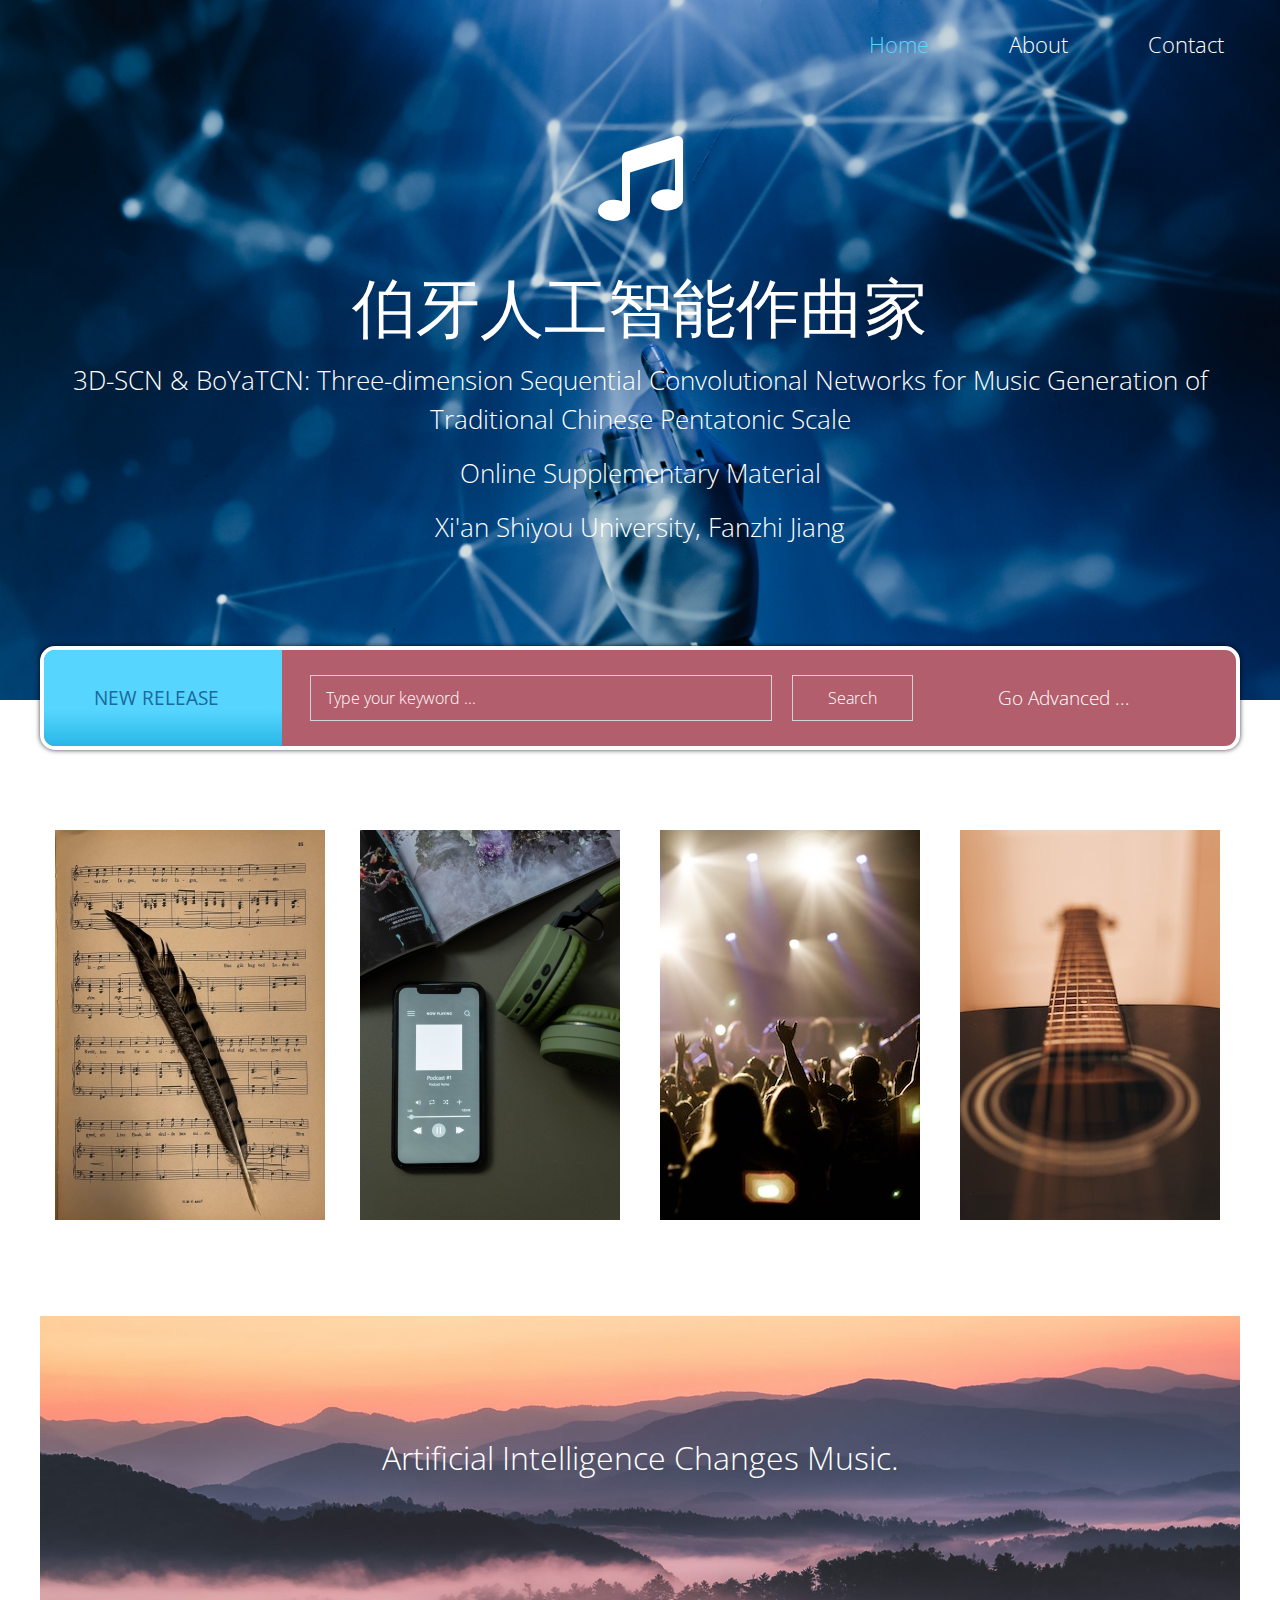
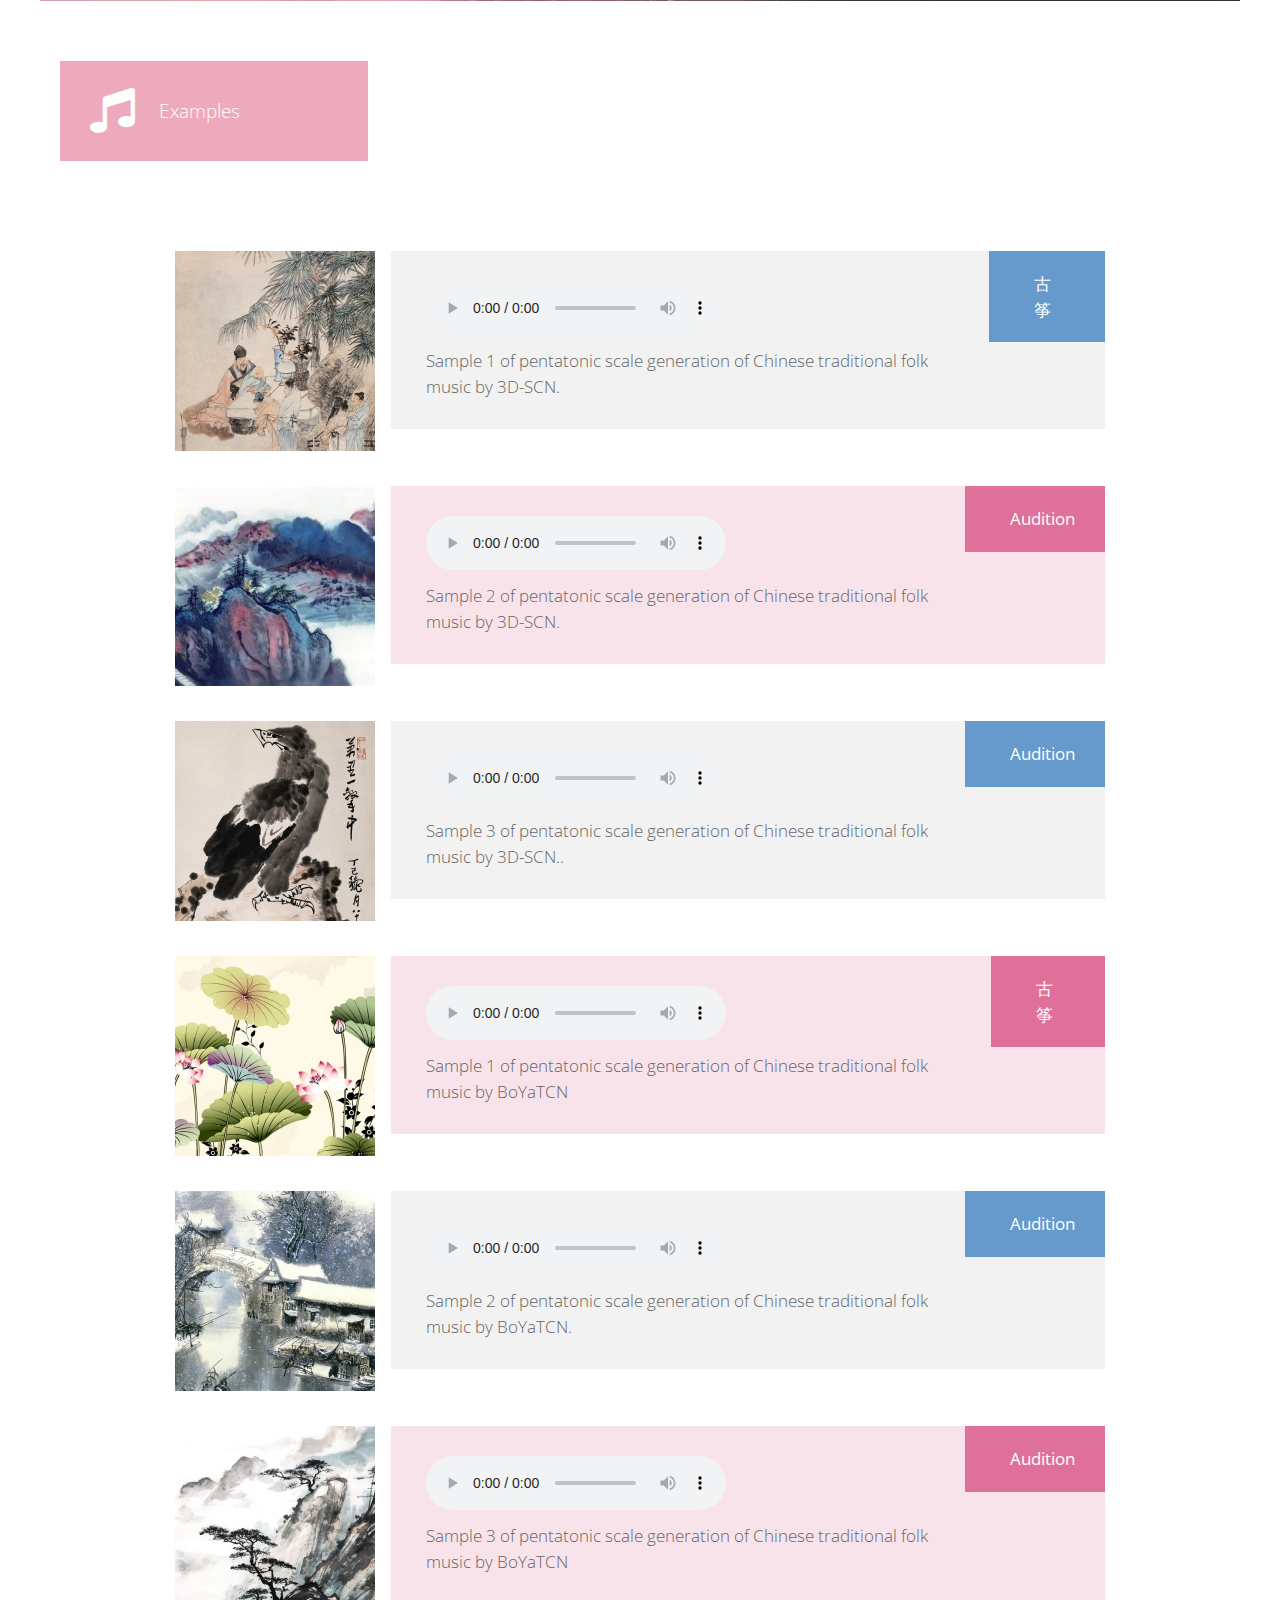
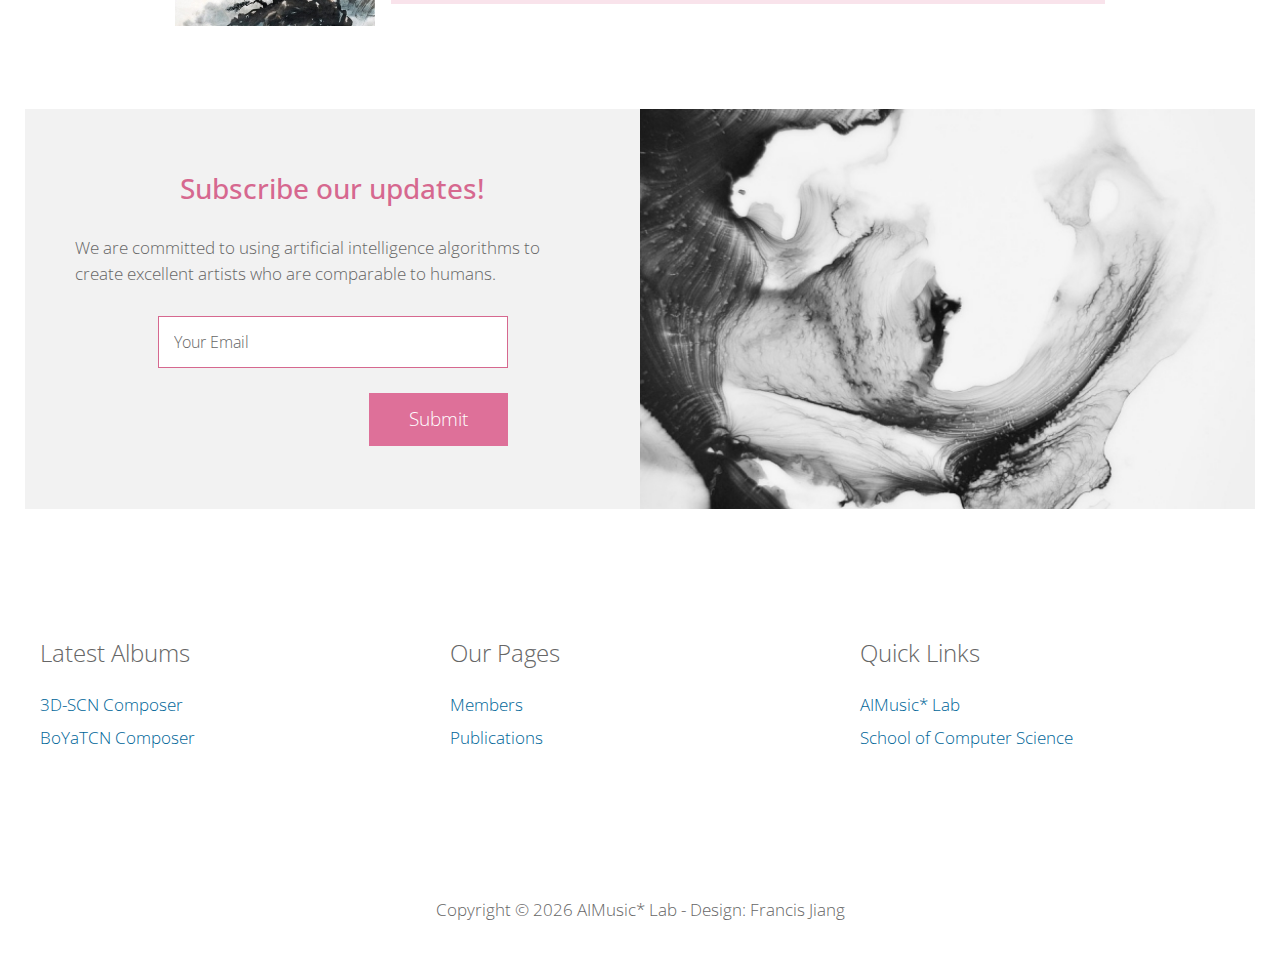
<file: index.html>
<!DOCTYPE html>
<html lang="en">

<head>
    <meta charset="utf-8">
    <meta name="viewport" content="width=device-width, initial-scale=1">

    <title>3D-SCN & BoYaTCN: Three-dimension Sequential Convolutional Networks for Music Generation of Traditional Chinese Pentatonic Scale</title>
    <!--

Template 2101 Insertion

http://www.tooplate.com/view/2101-insertion

-->
    <!-- load CSS -->
    <link rel="stylesheet" href="https://fonts.googleapis.com/css?family=Open+Sans:300,400">
    <!-- Google web font "Open Sans" -->
    <link rel="stylesheet" href="css/bootstrap.min.css">
    <!-- https://getbootstrap.com/ -->
    <link rel="stylesheet" href="css/fontawesome-all.min.css">
    <!-- Font awesome -->
    <link rel="stylesheet" href="css/tooplate-style.css">
    <!-- Templatemo style -->

    <script>
        var renderPage = true;

        if (navigator.userAgent.indexOf('MSIE') !== -1 ||
            navigator.appVersion.indexOf('Trident/') > 0) {
            /* Microsoft Internet Explorer detected in. */
            alert("Please view this in a modern browser such as Chrome or Microsoft Edge.");
            renderPage = false;
        }
    </script>

</head>

<body>

    <!-- Loader -->
    <div id="loader-wrapper">
        <div id="loader"></div>
        <div class="loader-section section-left"></div>
        <div class="loader-section section-right"></div>
    </div>

    <div class="tm-main">

        <div class="tm-welcome-section">
            <div class="container tm-navbar-container">
                <div class="row">
                    <div class="col-xl-12">
                        <nav class="navbar navbar-expand-sm">
                            <ul class="navbar-nav ml-auto">
                                <li class="nav-item active">
                                    <a href="index.html" class="nav-link tm-nav-link tm-text-white active">Home</a>
                                </li>
                                <li class="nav-item">
                                    <a href="about.html" class="nav-link tm-nav-link tm-text-white">About</a>
                                </li>
                                <li class="nav-item">
                                    <a href="contact.html" class="nav-link tm-nav-link tm-text-white">Contact</a>
                                </li>
                            </ul>
                        </nav>
                    </div>
                </div>
            </div>

            <div class="container text-center tm-welcome-container">
                <div class="tm-welcome">
                    <i class="fas tm-fa-big fa-music tm-fa-mb-big"></i>
                    <h1 class="text-uppercase mb-3 tm-site-name">伯牙人工智能作曲家</h1>
                    <p class="tm-site-description">3D-SCN & BoYaTCN: Three-dimension Sequential Convolutional Networks for Music Generation of Traditional Chinese Pentatonic Scale</p>
                    <p class="tm-site-description">Online Supplementary Material</p>
                    <p class="tm-site-description">Xi'an Shiyou University, Fanzhi Jiang</p>

                </div>
            </div>

        </div>

        <div class="container">
            <div class="tm-search-form-container">
                <form action="index.html" method="GET" class="form-inline tm-search-form">
                    <div class="text-uppercase tm-new-release">New Release</div>
                    <div class="form-group tm-search-box">
                        <input type="text" name="keyword" class="form-control tm-search-input" placeholder="Type your keyword ...">
                        <input type="submit" value="Search" class="form-control tm-search-submit">
                    </div>
                    <div class="form-group tm-advanced-box">
                        <a href="#" class="tm-text-white">Go Advanced ...</a>
                    </div>
                </form>
            </div>

            <div class="row tm-albums-container grid">
                <div class="col-sm-6 col-12 col-md-6 col-lg-3 col-xl-3 tm-album-col">
                    <figure class="effect-sadie">
                        <img src="img/insertion-260x390-01.jpg" alt="Image" class="img-fluid">
                        <figcaption>
                            <h2>First Album</h2>
                            <p>Rollover text and description text goes here over mouse over...</p>
                        </figcaption>
                    </figure>
                </div>
                <div class="col-sm-6 col-12 col-md-6 col-lg-3 col-xl-3 tm-album-col">
                    <figure class="effect-sadie">
                        <img src="img/insertion-260x390-02.jpg" alt="Image" class="img-fluid">
                        <figcaption>
                            <h2>Album Two</h2>
                            <p>Maecenas iaculis et turpis et iaculis. Aenean at volutpat diam.</p>
                        </figcaption>
                    </figure>
                </div>
                <div class="col-sm-6 col-12 col-md-6 col-lg-3 col-xl-3 tm-album-col">
                    <figure class="effect-sadie">
                        <img src="img/insertion-260x390-03.jpg" alt="Image" class="img-fluid">
                        <figcaption>
                            <h2>Third Album</h2>
                            <p>Vivamus eget elit purus. Nullam consectetur porttitor elementum.</p>
                        </figcaption>
                    </figure>
                </div>
                <div class="col-sm-6 col-12 col-md-6 col-lg-3 col-xl-3 tm-album-col">
                    <figure class="effect-sadie">
                        <img src="img/insertion-260x390-04.jpg" alt="Image" class="img-fluid">
                        <figcaption>
                            <h2>Album Four</h2>
                            <p>Praesent nec feugiat dolor, elementum mollis purus. Etiam faucibus.</p>
                        </figcaption>
                    </figure>
                </div>
            </div>

            <div class="row">
                <div class="col-lg-12">
                    <div class="tm-tag-line">
                        <h2 class="tm-tag-line-title">Artificial Intelligence Changes Music.</h2>
                    </div>
                </div>
            </div>



            <!-- <div class="row">
                <audio controls>
              <source src="https://csmt201986.github.io/mgvaeresults/results/Mongolian_example_1.mp3">
          </audio>
            </div> -->
            <div class="row tm-about-row tm-mb-medium">
                <div class="tm-tab-links-container">

                    <ul class="nav nav-tabs" id="tmTab" role="tablist">
                        <li class="nav-item">
                            <a class="nav-link tm-bg-gray tm-media-v-center tm-tab-link active" id="home-tab" data-toggle="tab" href="#tab1" role="tab" aria-controls="home" aria-selected="true">
                                <i class="fas fa-2x fa-music pr-4"></i>
                                <p class="media-body mb-0 tm-media-link">Examples</p>
                            </a>
                        </li>
                    </ul>
                </div>
            </div>
            <div class="row mb-5">
                <div class="col-xl-12">
                    <div class="media-boxes">
                        <div class="media">
                            <img src="img/insertion-140x140-01.jpg" alt="Image" class="mr-3">
                            <div class="media-body tm-bg-gray">
                                <div class="tm-description-box">
                                    <h5 class="tm-text-blue">
                                        <audio controls>
                                        <source src="https://chiangfaith.github.io/samples/example1.mp3">
                                        </audio>
                                    </h5>
                                    <p class="mb-0">
                                        <a href="https://plus.google.com/+tooplate" target="_parent"></a>Sample 1 of pentatonic scale generation of Chinese traditional folk music by 3D-SCN.</p>
                                </div>
                                <div class="tm-buy-box">
                                    <a href="#" class="tm-bg-blue tm-text-white tm-buy"> 古筝 </a>
                                    <span class="tm-text-pink tm-price-tag"></span>
                                </div>
                            </div>
                        </div>




                        <div class="media">
                            <img src="img/insertion-140x140-02.jpg" alt="Image" class="mr-3">
                            <div class="media-body tm-bg-pink-light">
                                <div class="tm-description-box">
                                    <h5 class="tm-text-pink">
                                        <audio controls>
                                        <source src="https://csmt201986.github.io/mgvaeresults/results/hebei.mp3">
                                      </audio>
                                    </h5>
                                    <p class="mb-0">Sample 2 of pentatonic scale generation of Chinese traditional folk music by 3D-SCN.</p>
                                </div>
                                <div class="tm-buy-box">
                                    <a href="#" class="tm-bg-pink tm-text-white tm-buy">Audition</a>
                                    <span class="tm-text-pink tm-price-tag"></span>
                                </div>
                            </div>
                        </div>

                        <div class="media">
                            <img src="img/insertion-140x140-03.jpg" alt="Image" class="mr-3">
                            <div class="media-body tm-bg-gray">
                                <div class="tm-description-box">
                                    <h5 class="tm-text-blue">
                                        <audio controls>
                                        <source src="https://csmt201986.github.io/mgvaeresults/results/shandong.mp3">
                                      </audio>
                                    </h5>
                                    <p class="mb-0">Sample 3 of pentatonic scale generation of Chinese traditional folk music by 3D-SCN..</p>
                                </div>
                                <div class="tm-buy-box">
                                    <a href="#" class="tm-bg-blue tm-text-white tm-buy">Audition</a>
                                    <span class="tm-text-blue tm-price-tag"></span>
                                </div>
                            </div>
                        </div>

                        <div class="media">
                            <img src="img/insertion-140x140-04.jpg" alt="Image" class="mr-3">
                            <div class="media-body tm-bg-pink-light">
                                <div class="tm-description-box">
                                    <h5 class="tm-text-pink">
                                        <audio controls>
                                        <source src="https://chiangfaith.github.io/samples/example4.mp3">
                                      </audio>
                                    </h5>
                                    <p class="mb-0">Sample 1 of pentatonic scale generation of Chinese traditional folk music by BoYaTCN</p>
                                </div>
                                <div class="tm-buy-box">
                                    <a href="#" class="tm-bg-pink tm-text-white tm-buy"> 古筝 </a>
                                    <span class="tm-text-pink tm-price-tag"></span>
                                </div>
                            </div>
                        </div>

                        <div class="media">
                            <img src="img/insertion-140x140-05.jpg" alt="Image" class="mr-3">
                            <div class="media-body tm-bg-gray">
                                <div class="tm-description-box">
                                    <h5 class="tm-text-blue">
                                        <audio controls>
                                        <source src="https://csmt201986.github.io/mgvaeresults/results/jiangsu.mp3">
                                      </audio>
                                    </h5>
                                    <p class="mb-0">Sample 2 of pentatonic scale generation of Chinese traditional folk music by BoYaTCN.</p>
                                </div>
                                <div class="tm-buy-box">
                                    <a href="#" class="tm-bg-blue tm-text-white tm-buy">Audition</a>
                                    <span class="tm-text-blue tm-price-tag"></span>
                                </div>
                            </div>
                        </div>


                        <div class="media">
                            <img src="img/insertion-140x140-06.jpg" alt="Image" class="mr-3">
                            <div class="media-body tm-bg-pink-light">
                                <div class="tm-description-box">
                                    <h5 class="tm-text-pink">
                                        <audio controls>
                                  <source src="https://csmt201986.github.io/mgvaeresults/results/jiangsu.mp3">
                                </audio>
                                    </h5>
                                    <p class="mb-0">Sample 3 of pentatonic scale generation of Chinese traditional folk music by BoYaTCN</p>
                                </div>
                                <div class="tm-buy-box">
                                    <a href="#" class="tm-bg-pink tm-text-white tm-buy">Audition</a>
                                    <span class="tm-text-pink tm-price-tag"></span>
                                </div>
                            </div>
                        </div>
                    </div>
                    <!-- media-boxes -->
                </div>
            </div>

            <div class="row tm-mb-big tm-subscribe-row">
                <div class="col-xl-6 col-lg-6 col-md-12 col-sm-12 tm-bg-gray tm-subscribe-form">
                    <h3 class="tm-text-pink tm-mb-30">Subscribe our updates!</h3>
                    <p class="tm-mb-30">We are committed to using artificial intelligence algorithms to create excellent artists who are comparable to humans.</p>
                    <form action="index.html" method="POST">
                        <div class="form-group mb-0">
                            <input type="text" class="form-control tm-subscribe-input" placeholder="Your Email">
                            <input type="submit" value="Submit" class="tm-bg-pink tm-text-white d-block ml-auto tm-subscribe-btn">
                        </div>
                    </form>
                </div>
                <div class="col-xl-6 col-lg-6 col-md-12 col-sm-12 img-fluid pl-0 tm-subscribe-img"></div>
            </div>

            <div class="row tm-mb-medium">
                <div class="col-xl-4 col-lg-4 col-md-4 col-sm-6 mb-4">
                    <h4 class="mb-4 tm-font-300">Latest Albums</h4>
                    <a href="#" class="tm-text-blue-dark d-block mb-2">3D-SCN Composer</a>
                    <a href="#" class="tm-text-blue-dark d-block mb-2">BoYaTCN Composer</a>
                    
                </div>
                <div class="col-xl-4 col-lg-4 col-md-4 col-sm-6 mb-4">
                    <h4 class="mb-4 tm-font-300">Our Pages</h4>
                    <a href="#" class="tm-text-blue-dark d-block mb-2">Members</a>
                    <a href="#" class="tm-text-blue-dark d-block mb-2">Publications</a>
                    
                </div>
                <div class="col-xl-4 col-lg-4 col-md-4 col-sm-6">
                    <h4 class="mb-4 tm-font-300">Quick Links</h4>
                    <a href="#" class="tm-text-blue-dark d-block mb-2">AIMusic* Lab</a>
                    <a href="#" class="tm-text-blue-dark d-block mb-2">School of Computer Science</a>
                  
                </div>
            </div>
            <footer class="row">
                <div class="col-xl-12">
                    <p class="text-center p-4">Copyright &copy; <span class="tm-current-year">2018</span> AIMusic* Lab - Design: Francis Jiang</p>
                </div>
            </footer>
        </div>
        <!-- .container -->

    </div>
    <!-- .main -->

    <!-- load JS -->
    <script src="js/jquery-3.2.1.slim.min.js"></script>
    <!-- https://jquery.com/ -->
    <script>
        /* DOM is ready
                                                                                                                                                                                                                                                                                                                                                                                                                                                                                            ------------------------------------------------*/
        $(function() {

            if (renderPage) {
                $('body').addClass('loaded');
            }

            $('.tm-current-year').text(new Date().getFullYear()); // Update year in copyright
        });
    </script>
</body>

</html>
</file>
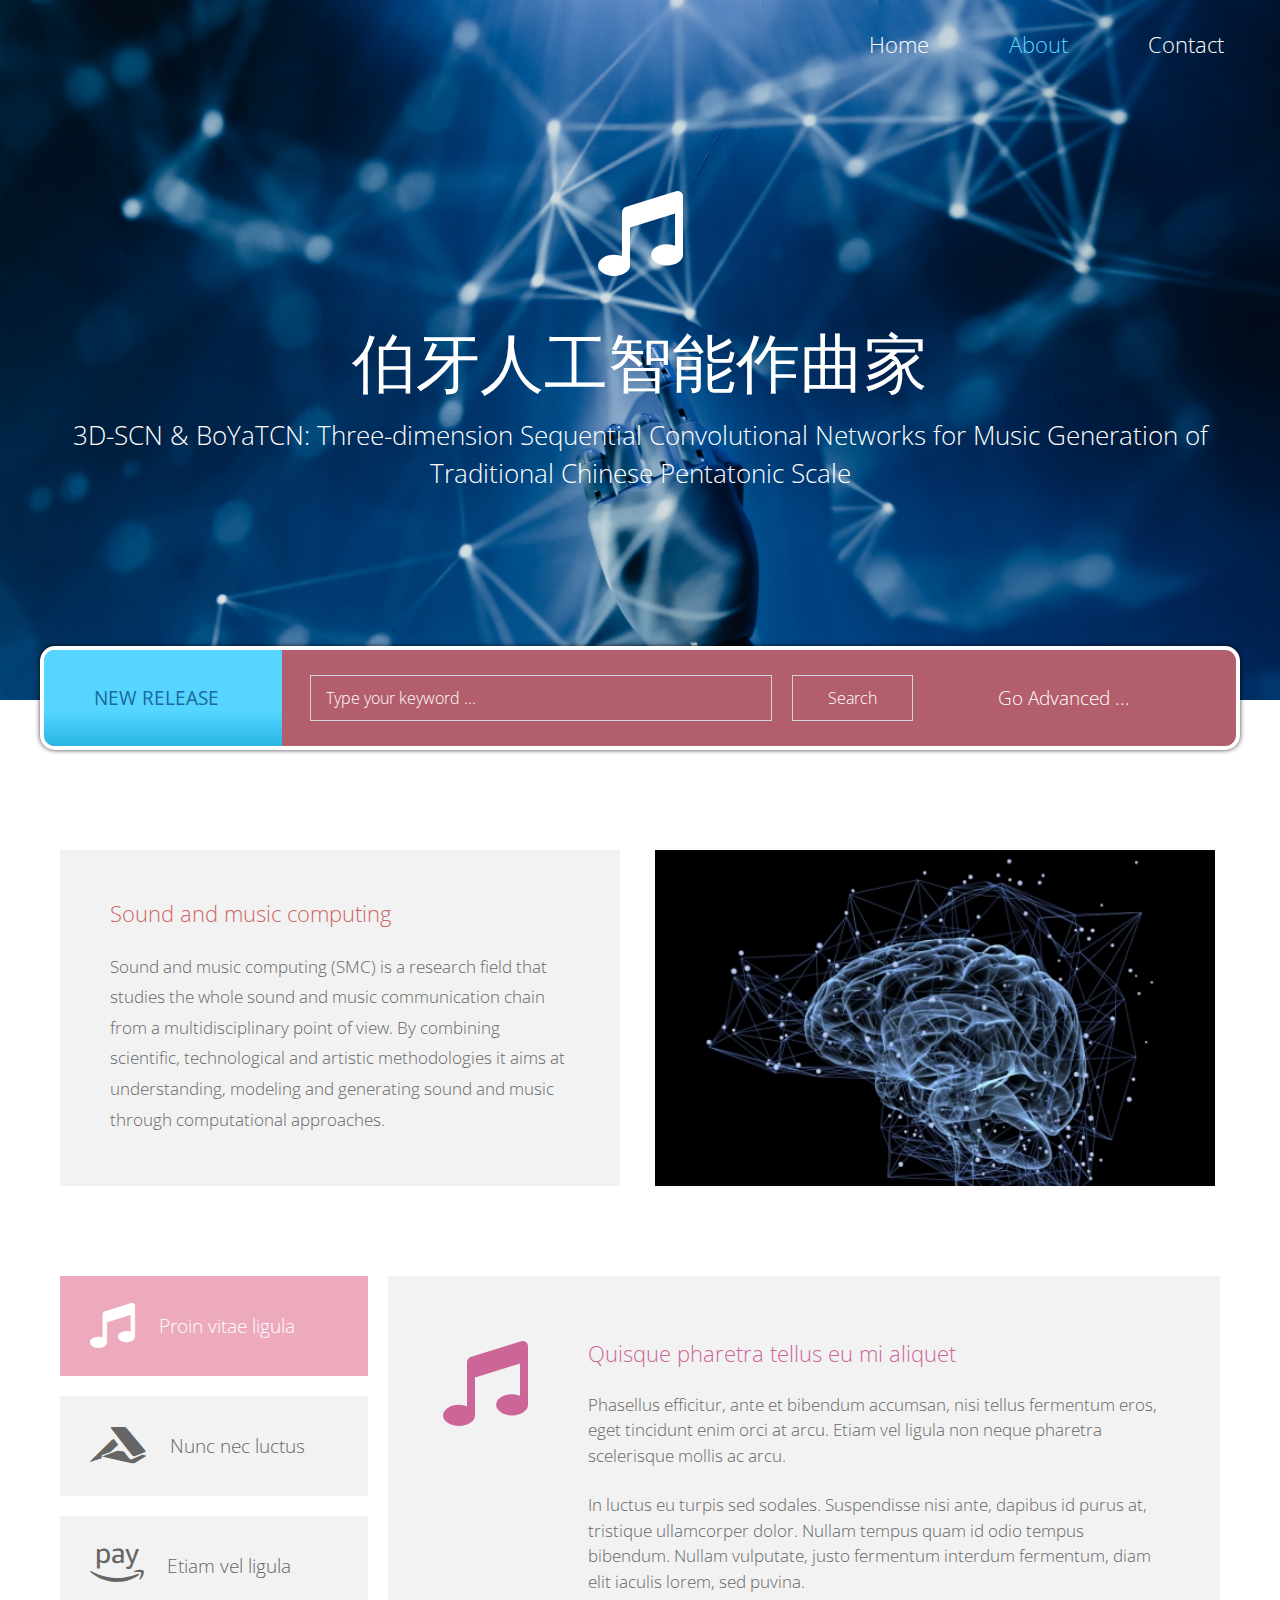
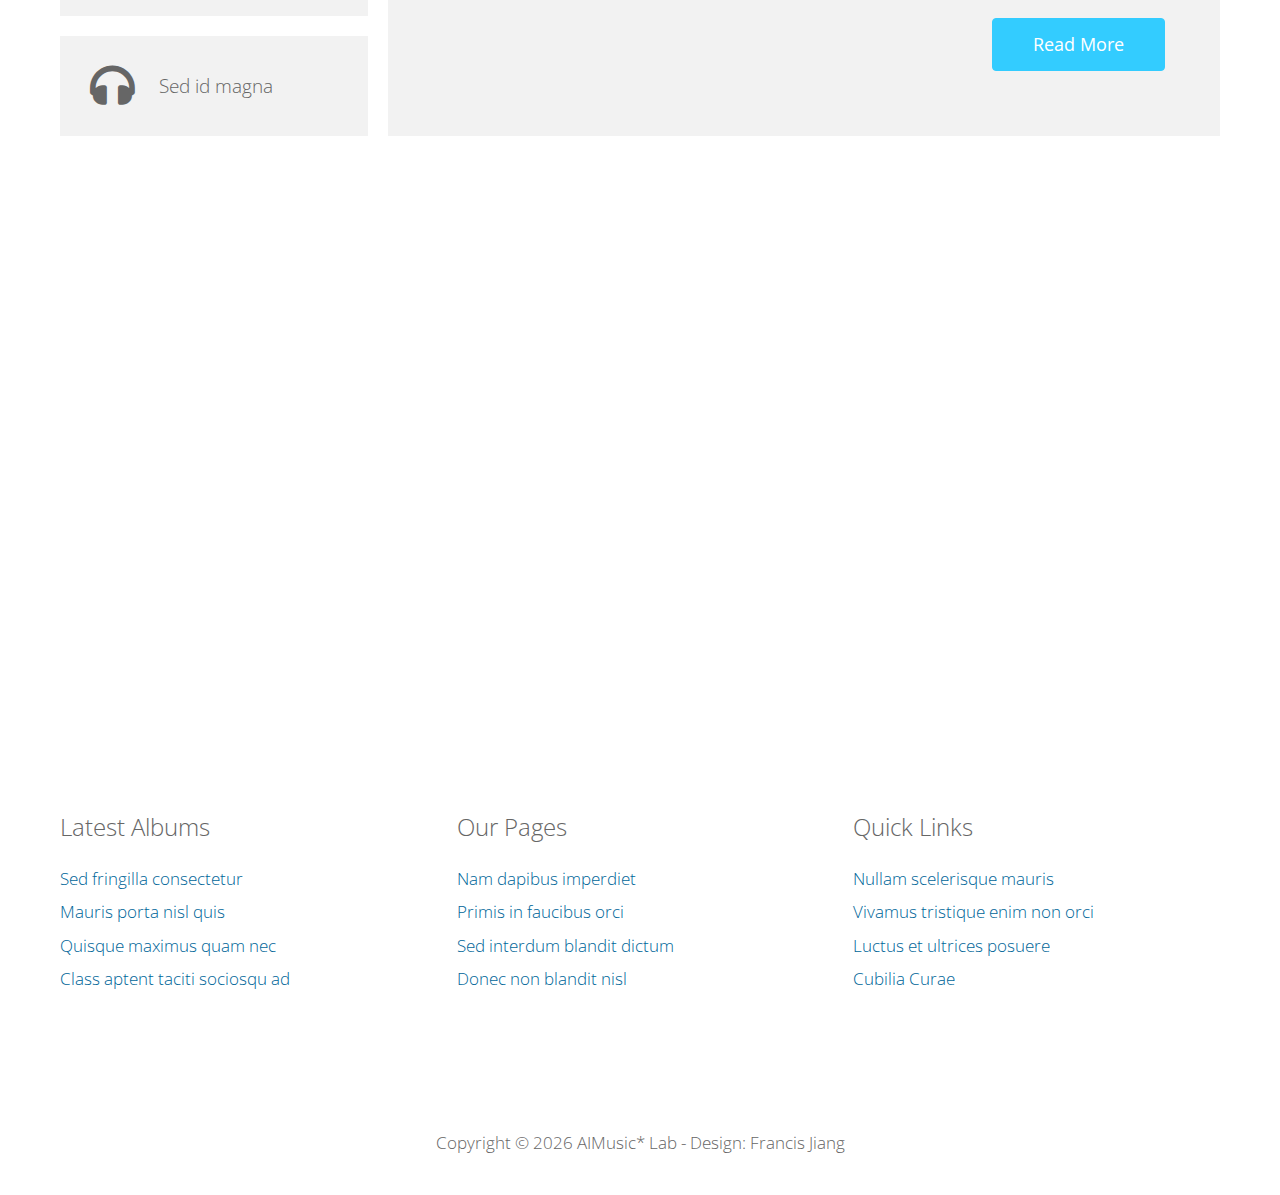
<file: about.html>
<!DOCTYPE html>
<html lang="en">

<head>
    <meta charset="utf-8">
    <meta name="viewport" content="width=device-width, initial-scale=1">

    <title>3D-SCN & BoYaTCN: Three-dimension Sequential Convolutional Networks for Music Generation of Traditional Chinese Pentatonic Scale </title>
    <!--

Template 2101 Insertion

http://www.tooplate.com/view/2101-insertion

-->
    <!-- load CSS -->
    <link rel="stylesheet" href="https://fonts.googleapis.com/css?family=Open+Sans:300,400">
    <!-- Google web font "Open Sans" -->
    <link rel="stylesheet" href="css/bootstrap.min.css">
    <!-- https://getbootstrap.com/ -->
    <link rel="stylesheet" href="css/fontawesome-all.min.css">
    <!-- Font awesome -->
    <link rel="stylesheet" href="css/tooplate-style.css">
    <!-- Templatemo style -->

    <script>
        var renderPage = true;

        if (navigator.userAgent.indexOf('MSIE') !== -1 ||
            navigator.appVersion.indexOf('Trident/') > 0) {
            /* Microsoft Internet Explorer detected in. */
            alert("Please view this in a modern browser such as Chrome or Microsoft Edge.");
            renderPage = false;
        }
    </script>

</head>

<body>

    <!-- Loader -->
    <div id="loader-wrapper">
        <div id="loader"></div>
        <div class="loader-section section-left"></div>
        <div class="loader-section section-right"></div>
    </div>

    <div class="tm-main">

        <div class="tm-welcome-section">
            <div class="container tm-navbar-container">
                <div class="row">
                    <div class="col-xl-12">
                        <nav class="navbar navbar-expand-sm">
                            <ul class="navbar-nav ml-auto">
                                <li class="nav-item">
                                    <a href="index.html" class="nav-link tm-nav-link tm-text-white">Home</a>
                                </li>
                                <li class="nav-item active">
                                    <a href="about.html" class="nav-link tm-nav-link tm-text-white active">About</a>
                                </li>
                                <li class="nav-item">
                                    <a href="contact.html" class="nav-link tm-nav-link tm-text-white">Contact</a>
                                </li>
                            </ul>
                        </nav>
                    </div>
                </div>
            </div>

            <div class="container text-center tm-welcome-container">
                <div class="tm-welcome">
                    <i class="fas tm-fa-big fa-music tm-fa-mb-big"></i>
                    <h1 class="text-uppercase mb-3 tm-site-name">伯牙人工智能作曲家</h1>
                    <p class="tm-site-description">3D-SCN & BoYaTCN: Three-dimension Sequential Convolutional Networks for Music Generation of Traditional Chinese Pentatonic Scale</p>
                </div>
            </div>

        </div>

        <div class="container">
            <div class="tm-search-form-container">
                <form action="index.html" method="GET" class="form-inline tm-search-form">
                    <div class="text-uppercase tm-new-release">New Release</div>
                    <div class="form-group tm-search-box">
                        <input type="text" name="keyword" class="form-control tm-search-input" placeholder="Type your keyword ...">
                        <input type="submit" value="Search" class="form-control tm-search-submit">
                    </div>
                    <div class="form-group tm-advanced-box">
                        <a href="#" class="tm-text-white">Go Advanced ...</a>
                    </div>
                </form>
            </div>

            <div class="row tm-about-row tm-mt-big tm-mb-medium">
                <div class="col-xl-6 col-lg-6 col-md-12 col-sm-12 tm-about-col-left">
                    <div class="tm-v-center tm-bg-gray h-100 tm-about-text">
                        <h2 class="tm-text-brown mb-4 tm-about-h2">Sound and music computing</h2>
                        <p class="tm-about-description mb-0">Sound and music computing (SMC) is a research field that studies the whole sound and music communication chain from a multidisciplinary point of view. By combining scientific, technological and artistic methodologies it aims at understanding, modeling and generating sound and music through computational approaches.</p>
                    </div>
                </div>
                <div class="col-xl-6 col-lg-6 col-md-12 col-sm-12">
                    <div class="tm-about-img"></div>
                </div>
            </div>

            <div class="row tm-about-row tm-mb-medium">
                <div class="tm-tab-links-container">

                    <ul class="nav nav-tabs" id="tmTab" role="tablist">
                        <li class="nav-item">
                            <a class="nav-link tm-bg-gray tm-media-v-center tm-tab-link active" id="home-tab" data-toggle="tab" href="#tab1" role="tab" aria-controls="home" aria-selected="true">
                                <i class="fas fa-2x fa-music pr-4"></i>
                                <p class="media-body mb-0 tm-media-link">Proin vitae ligula</p>
                            </a>
                        </li>
                        <li class="nav-item">
                            <a class="nav-link tm-bg-gray tm-media-v-center tm-tab-link" id="profile-tab" data-toggle="tab" href="#tab2" role="tab" aria-controls="profile" aria-selected="false">
                                <i class="fab fa-2x fa-accusoft pr-4"></i>
                                <p class="media-body mb-0 tm-media-link">Nunc nec luctus</p>
                            </a>
                        </li>
                        <li class="nav-item">
                            <a class="nav-link tm-bg-gray tm-media-v-center tm-tab-link" id="contact-tab" data-toggle="tab" href="#tab3" role="tab" aria-controls="contact" aria-selected="false">
                                <i class="fab fa-2x fa-amazon-pay pr-4"></i>
                                <p class="media-body mb-0 tm-media-link">Etiam vel ligula</p>
                            </a>
                        </li>
                        <li class="nav-item">
                            <a class="nav-link tm-bg-gray tm-media-v-center tm-tab-link" id="contact-tab" data-toggle="tab" href="#tab4" role="tab" aria-controls="contact" aria-selected="false">
                                <i class="fas fa-2x fa-headphones pr-4"></i>
                                <p class="media-body mb-0 tm-media-link">Sed id magna</p>
                            </a>
                        </li>
                    </ul>

                </div>

                <div class="tm-tab-content-container">
                    <div class="tab-content h-100 tm-bg-gray" id="myTabContent">
                        <div class="tab-pane fade show active" id="tab1" role="tabpanel" aria-labelledby="tab1-tab">
                            <div class="media tm-media-2">
                                <i class="fas fa-5x fa-music mb-3 tm-text-pink-dark tm-media-2-icon"></i>
                                <div class="media-body tm-media-body-2">
                                    <h2 class="mb-4 tm-text-pink-dark tm-media-2-header">Quisque pharetra tellus eu mi aliquet</h2>
                                    <p class="mb-4">Phasellus efficitur, ante et bibendum accumsan, nisi tellus fermentum eros, eget tincidunt enim orci at arcu. Etiam vel ligula non neque pharetra scelerisque mollis ac arcu.</p>
                                    <p class="mb-4">In luctus eu turpis sed sodales. Suspendisse nisi ante, dapibus id purus at, tristique ullamcorper dolor. Nullam tempus quam id odio tempus bibendum. Nullam vulputate, justo fermentum interdum fermentum, diam elit iaculis
                                        lorem, sed puvina.</p>
                                    <a href="#" class="btn btn-secondary">Read More</a>
                                </div>
                            </div>
                        </div>

                        <div class="tab-pane fade" id="tab2" role="tabpanel" aria-labelledby="tab2-tab">
                            <div class="media tm-media-2">
                                <i class="fab fa-5x fa-accusoft mb-3 tm-text-pink-dark tm-media-2-icon"></i>
                                <div class="media-body tm-media-body-2">
                                    <h2 class="mb-4 tm-text-pink-dark tm-media-2-header">Nunc nec luctus eu mi aliquet</h2>
                                    <p class="mb-4">Phasellus efficitur, ante et bibendum accumsan, nisi tellus fermentum eros, eget tincidunt enim orci at arcu. Etiam vel ligula non neque pharetra scelerisque mollis ac arcu.</p>
                                    <p class="mb-4">In luctus eu turpis sed sodales. Suspendisse nisi ante, dapibus id purus at, tristique ullamcorper dolor. Nullam tempus quam id odio tempus bibendum. Nullam vulputate, justo fermentum interdum fermentum, diam elit iaculis
                                        lorem, sed puvina.</p>
                                    <a href="#" class="btn btn-secondary">Read More</a>
                                </div>
                            </div>
                        </div>

                        <div class="tab-pane fade" id="tab3" role="tabpanel" aria-labelledby="tab3-tab">
                            <div class="media tm-media-2">
                                <i class="fab fa-5x fa-amazon-pay mb-3 tm-text-pink-dark tm-media-2-icon"></i>
                                <div class="media-body tm-media-body-2">
                                    <h2 class="mb-4 tm-text-pink-dark tm-media-2-header">Etiam vel ligula eu mi aliquet</h2>
                                    <p class="mb-4">Phasellus efficitur, ante et bibendum accumsan, nisi tellus fermentum eros, eget tincidunt enim orci at arcu. Etiam vel ligula non neque pharetra scelerisque mollis ac arcu.</p>
                                    <p class="mb-4">In luctus eu turpis sed sodales. Suspendisse nisi ante, dapibus id purus at, tristique ullamcorper dolor. Nullam tempus quam id odio tempus bibendum. Nullam vulputate, justo fermentum interdum fermentum, diam elit iaculis
                                        lorem, sed puvina.</p>
                                    <a href="#" class="btn btn-secondary">Read More</a>
                                </div>
                            </div>
                        </div>

                        <div class="tab-pane fade" id="tab4" role="tabpanel" aria-labelledby="tab4-tab">
                            <div class="media tm-media-2">
                                <i class="fas fa-5x fa-headphones mb-3 tm-text-pink-dark tm-media-2-icon"></i>
                                <div class="media-body tm-media-body-2">
                                    <h2 class="mb-4 tm-text-pink-dark tm-media-2-header">Sed id magna eu mi aliquet</h2>
                                    <p class="mb-4">Phasellus efficitur, ante et bibendum accumsan, nisi tellus fermentum eros, eget tincidunt enim orci at arcu. Etiam vel ligula non neque pharetra scelerisque mollis ac arcu.</p>
                                    <p class="mb-4">In luctus eu turpis sed sodales. Suspendisse nisi ante, dapibus id purus at, tristique ullamcorper dolor. Nullam tempus quam id odio tempus bibendum. Nullam vulputate, justo fermentum interdum fermentum, diam elit iaculis
                                        lorem, sed puvina.</p>
                                    <a href="#" class="btn btn-secondary">Read More</a>
                                </div>
                            </div>
                        </div>

                    </div>

                </div>
            </div>

            <div class="row tm-about-row tm-mb-medium">
                <div class="col-xl-12 col-lg-12 col-md-12 col-sm-12">
                    <div class="embed-responsive embed-responsive-21by9">
                        <iframe class="embed-responsive-item" src="https://www.youtube.com/embed/wYb3Wimn01s" allowfullscreen></iframe>
                    </div>
                </div>
            </div>

            <!-- Bottom links -->
            <div class="row tm-about-row tm-mb-medium">
                <div class="col-xl-4 col-lg-4 col-md-4 col-sm-6 mb-4">
                    <h4 class="mb-4 tm-font-300">Latest Albums</h4>
                    <a href="#" class="tm-text-blue-dark d-block mb-2">Sed fringilla consectetur</a>
                    <a href="#" class="tm-text-blue-dark d-block mb-2">Mauris porta nisl quis</a>
                    <a href="#" class="tm-text-blue-dark d-block mb-2">Quisque maximus quam nec</a>
                    <a href="#" class="tm-text-blue-dark d-block">Class aptent taciti sociosqu ad</a>
                </div>
                <div class="col-xl-4 col-lg-4 col-md-4 col-sm-6 mb-4">
                    <h4 class="mb-4 tm-font-300">Our Pages</h4>
                    <a href="#" class="tm-text-blue-dark d-block mb-2">Nam dapibus imperdiet</a>
                    <a href="#" class="tm-text-blue-dark d-block mb-2">Primis in faucibus orci</a>
                    <a href="#" class="tm-text-blue-dark d-block mb-2">Sed interdum blandit dictum</a>
                    <a href="#" class="tm-text-blue-dark d-block">Donec non blandit nisl</a>
                </div>
                <div class="col-xl-4 col-lg-4 col-md-4 col-sm-6">
                    <h4 class="mb-4 tm-font-300">Quick Links</h4>
                    <a href="#" class="tm-text-blue-dark d-block mb-2">Nullam scelerisque mauris</a>
                    <a href="#" class="tm-text-blue-dark d-block mb-2">Vivamus tristique enim non orci</a>
                    <a href="#" class="tm-text-blue-dark d-block mb-2">Luctus et ultrices posuere</a>
                    <a href="#" class="tm-text-blue-dark d-block">Cubilia Curae</a>
                </div>
            </div>
            <footer class="row tm-about-row">
                <div class="col-xl-12">
                    <p class="text-center p-4">Copyright &copy; <span class="tm-current-year">2018</span> AIMusic* Lab - Design: Francis Jiang</p>
                </div>
            </footer>
        </div>
        <!-- .container -->

    </div>
    <!-- .main -->
    <!-- load JS -->
    <script src="js/jquery-3.2.1.slim.min.js"></script>
    <!-- https://jquery.com/ -->
    <script src="js/bootstrap.min.js"></script>
    <!-- https://getbootstrap.com/ -->
    <script>
        /* DOM is ready
                                            ------------------------------------------------*/
        $(function() {

            if (renderPage) {
                $('body').addClass('loaded');
            }

            $('.tm-current-year').text(new Date().getFullYear()); // Update year in copyright
        });
    </script>
</body>

</html>
</file>
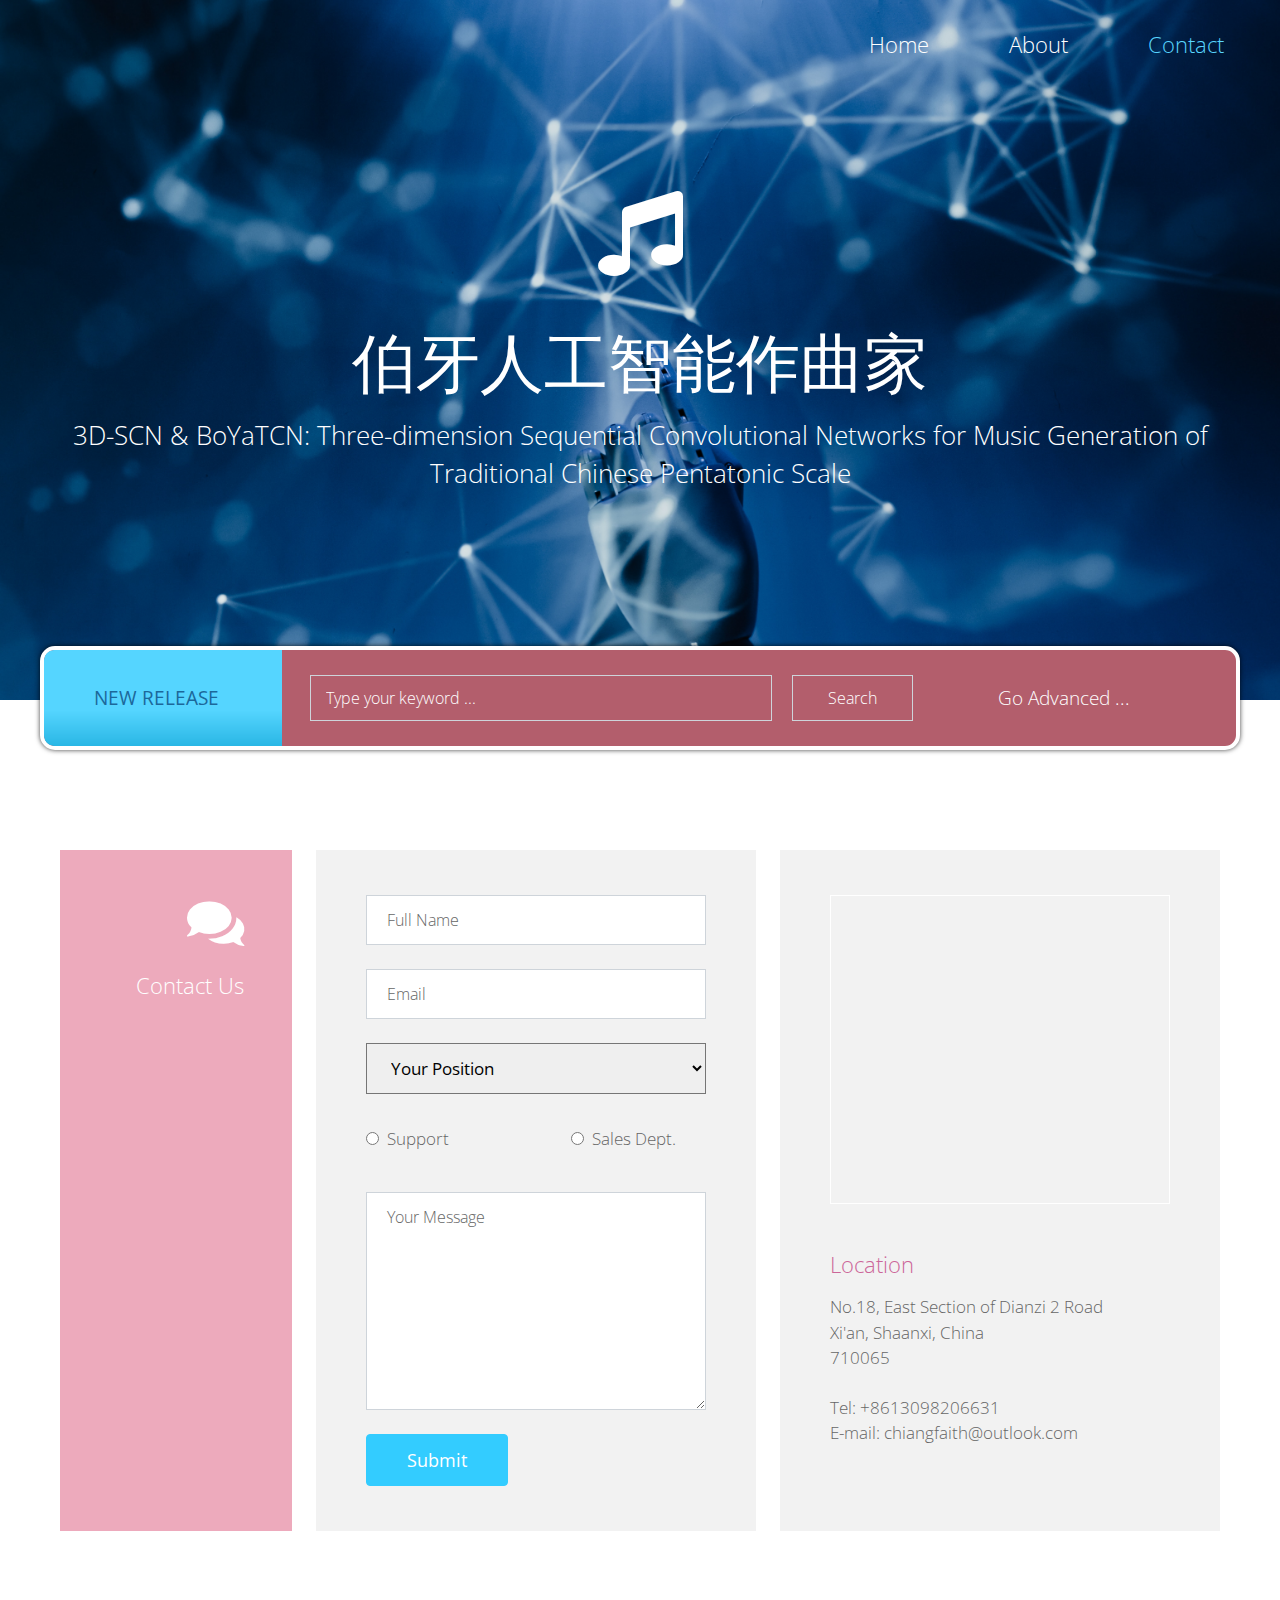
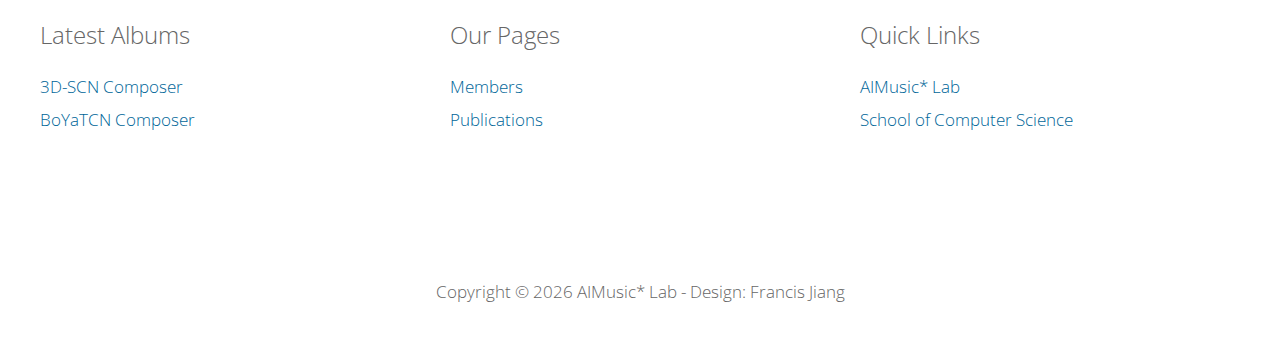
<file: contact.html>
<!DOCTYPE html>
<html lang="en">

<head>
    <meta charset="utf-8">
    <meta name="viewport" content="width=device-width, initial-scale=1">

    <title>3D-SCN & BoYaTCN: Three-dimension Sequential Convolutional Networks for Music Generation of Traditional Chinese Pentatonic Scale</title>
    <!--

Template 2101 Insertion

http://www.tooplate.com/view/2101-insertion

-->
    <!-- load CSS -->
    <link rel="stylesheet" href="https://fonts.googleapis.com/css?family=Open+Sans:300,400">
    <!-- Google web font "Open Sans" -->
    <link rel="stylesheet" href="css/bootstrap.min.css">
    <!-- https://getbootstrap.com/ -->
    <link rel="stylesheet" href="css/fontawesome-all.min.css">
    <!-- Font awesome -->
    <link rel="stylesheet" href="css/tooplate-style.css">
    <!-- Templatemo style -->

    <script>
        var renderPage = true;

        if (navigator.userAgent.indexOf('MSIE') !== -1 ||
            navigator.appVersion.indexOf('Trident/') > 0) {
            /* Microsoft Internet Explorer detected in. */
            alert("Please view this in a modern browser such as Chrome or Microsoft Edge.");
            renderPage = false;
        }
    </script>

</head>

<body>

    <!-- Loader -->
    <div id="loader-wrapper">
        <div id="loader"></div>
        <div class="loader-section section-left"></div>
        <div class="loader-section section-right"></div>
    </div>

    <div class="tm-main">

        <div class="tm-welcome-section">
            <div class="container tm-navbar-container">
                <div class="row">
                    <div class="col-xl-12">
                        <nav class="navbar navbar-expand-sm">
                            <ul class="navbar-nav ml-auto">
                                <li class="nav-item">
                                    <a href="index.html" class="nav-link tm-nav-link tm-text-white">Home</a>
                                </li>
                                <li class="nav-item active">
                                    <a href="about.html" class="nav-link tm-nav-link tm-text-white">About</a>
                                </li>
                                <li class="nav-item">
                                    <a href="contact.html" class="nav-link tm-nav-link tm-text-white active">Contact</a>
                                </li>
                            </ul>
                        </nav>
                    </div>
                </div>
            </div>

            <div class="container text-center tm-welcome-container">
                <div class="tm-welcome">
                    <i class="fas tm-fa-big fa-music tm-fa-mb-big"></i>
                    <h1 class="text-uppercase mb-3 tm-site-name">伯牙人工智能作曲家</h1>
                    <p class="tm-site-description">3D-SCN & BoYaTCN: Three-dimension Sequential Convolutional Networks for Music Generation of Traditional Chinese Pentatonic Scale</p>
                </div>
            </div>

        </div>

        <div class="container">
            <div class="tm-search-form-container">
                <form action="index.html" method="GET" class="form-inline tm-search-form">
                    <div class="text-uppercase tm-new-release">New Release</div>
                    <div class="form-group tm-search-box">
                        <input type="text" name="keyword" class="form-control tm-search-input" placeholder="Type your keyword ...">
                        <input type="submit" value="Search" class="form-control tm-search-submit">
                    </div>
                    <div class="form-group tm-advanced-box">
                        <a href="#" class="tm-text-white">Go Advanced ...</a>
                    </div>
                </form>
            </div>

            <div class="row tm-mt-big tm-about-row tm-mb-medium">
                <div class="col-xl-12 col-lg-12 col-md-12 col-xs-12 tm-contact-col">
                    <div class="tm-contact-left tm-bg-pink-light-2 tm-text-white text-right p-md-5 p-4">
                        <i class="fas fa-3x fa-comments mb-4"></i>
                        <h2 class="tm-media-2-header">Contact Us</h2>
                    </div>
                    <div class="tm-bg-gray tm-contact-middle">
                        <form action="#" method="post">
                            <div class="form-group mb-4">
                                <input type="text" id="contact_name" name="contact_name" class="form-control" placeholder="Full Name" required/>
                            </div>
                            <div class="form-group mb-4">
                                <input type="email" id="contact_email" name="contact_email" class="form-control" placeholder="Email" required/>
                            </div>
                            <div class="form-group mb-4">
                                <select name="position" class="tm-select" id="position" required>
                  <option value="">Your Position</option>
                  <option value="staff">- Staff</option>
                  <option value="manager">- Manager</option>
                  <option value="director">- Director</option>
                  <option value="owner">- Owner</option>
                </select>
                            </div>
                            <div class="form-group mb-4 tm-select-group">
                                <label class="tm-radio-label mb-0"><input type="radio" name="dept" value="support" class="mr-1" required> Support</label>
                                <label class="tm-radio-label"><input type="radio" name="dept" value="sales" class="mr-1" required> Sales Dept.</label>
                            </div>
                            <div class="form-group mb-4">
                                <textarea rows="8" id="contact_message" name="contact_message" class="form-control" placeholder="Your Message" required></textarea>
                            </div>
                            <div class="form-group mb-0">
                                <button type="submit" class="btn btn-secondary">Submit</button>
                            </div>
                        </form>
                    </div>
                    <div class="tm-bg-gray tm-contact-right">
                        <!-- GOOGLE MAP -->
                        <div id="google-map" class="text-center mb-5">
                            <!-- How to change your own map point
                    1. Go to Google Maps
                    2. Click on your location point
                    3. Click "Share" and choose "Embed map" tab
                    4. Copy only URL and paste it within the src="" field below
              -->
                            <!-- <iframe src="https://www.google.com/maps/embed?pb=!1m18!1m12!1m3!1d3647.3030413476204!2d100.5641230193719!3d13.757206847615207!2m3!1f0!2f0!3f0!3m2!1i1024!2i768!4f13.1!3m3!1m2!1s0x0%3A0xf51ce6427b7918fc!2sG+Tower!5e0!3m2!1sen!2sth!4v1510722015945"
                                width="360" height="300" frameborder="0" style="border:0" allowfullscreen></iframe> -->
                            <iframe src="https://www.google.com/maps/embed?pb=!1m18!1m12!1m3!1d1878.6612131992324!2d108.9290334442269!3d34.21273173071055!2m3!1f0!2f0!3f0!3m2!1i1024!2i768!4f13.1!3m3!1m2!1s0x366370e89a9ad915%3A0x9fe4802e50a148f!2z5Lit5Zu96ZmV6KW_55yB6KW_5a6J5biC6ZuB5aGU5Yy65ZKM5bmz6Zeo6KW_5a6J55-z5rK55aSn5a2m6ZuB5aGU5qCh5Yy677yN56ys77yT5a6e6aqM5qW8IOmCruaUv-e8lueggTogNzEwMDYz!5e0!3m2!1szh-CN!2sth!4v1653377731409!5m2!1szh-CN!2sth"
                                width="360" height="300" frameborder="0" style="border:0" allowfullscreen></iframe></iframe>


                        </div>

                        <div>
                            <h2 class="tm-media-2-header tm-text-pink-dark mb-3 ">Location</h2>
                            <address class="mb-4 ">
                No.18, East Section of Dianzi 2 Road<br>
                Xi'an, Shaanxi, China<br>
                710065
               </address>
                            <p class="mb-0 ">Tel: <a href="tel:+0100200980 " class="tm-link-gray ">+8613098206631</a></p>
                            <p class="mb-0 ">E-mail: <a href="tel:+0900800770 " class="tm-link-gray ">chiangfaith@outlook.com</a></p>
                        </div>
                    </div>
                </div>
            </div>

            <!-- Bottom links -->
            <div class="row tm-mb-medium">
                <div class="col-xl-4 col-lg-4 col-md-4 col-sm-6 mb-4">
                    <h4 class="mb-4 tm-font-300">Latest Albums</h4>
                    <a href="#" class="tm-text-blue-dark d-block mb-2">3D-SCN Composer</a>
                    <a href="#" class="tm-text-blue-dark d-block mb-2">BoYaTCN Composer</a>
                    
                </div>
                <div class="col-xl-4 col-lg-4 col-md-4 col-sm-6 mb-4">
                    <h4 class="mb-4 tm-font-300">Our Pages</h4>
                    <a href="#" class="tm-text-blue-dark d-block mb-2">Members</a>
                    <a href="#" class="tm-text-blue-dark d-block mb-2">Publications</a>
                    
                </div>
                <div class="col-xl-4 col-lg-4 col-md-4 col-sm-6">
                    <h4 class="mb-4 tm-font-300">Quick Links</h4>
                    <a href="#" class="tm-text-blue-dark d-block mb-2">AIMusic* Lab</a>
                    <a href="#" class="tm-text-blue-dark d-block mb-2">School of Computer Science</a>
                  
                </div>
            </div>
            <footer class="row tm-about-row ">
                <div class="col-xl-12 ">
                    <p class="text-center p-4 ">Copyright &copy; <span class="tm-current-year ">2018</span> AIMusic* Lab - Design: Francis Jiang</p>
                </div>
            </footer>
        </div>
        <!-- .container -->

    </div>
    <!-- .main -->

    <!-- load JS -->
    <script src="js/jquery-3.2.1.slim.min.js "></script>
    <!-- https://jquery.com/ -->
    <script src="js/bootstrap.min.js "></script>
    <!-- https://getbootstrap.com/ -->
    <script>
        /* DOM is ready
                                                                                                                                            ------------------------------------------------*/
        $(function() {

            if (renderPage) {
                $('body').addClass('loaded');
            }

            $('.tm-current-year').text(new Date().getFullYear()); // Update year in copyright
        });
    </script>
</body>

</html>
</file>
<file: css/tooplate-style.css>
/*

Template 2101 Insertion

http://www.tooplate.com/view/2101-insertion

*/


body {
	font-family: 'Open Sans', Helvetica, Arial, sans-serif;
	font-size: 17px;
    font-weight: 300;
    color: #666666;
    overflow-x: hidden;
}

a { transition: all 0.3s ease; }
a:hover, a:focus, a.active {
    color: #58d5ff;
    text-decoration: none;
}

.tm-welcome-section {
    height: 83vh;
    display: flex;
    flex-direction: column;
    align-items: center;
    justify-content: center;
    background-color: #E7A7C0;
    background-image: url('../img/insertion-header.jpg');
    background-repeat: no-repeat;
    background-size: cover;
    background-position: center center;
    color: white;
    max-height: 700px;
    min-height: 400px;
}

.tm-fa-big { font-size: 5em; }
.tm-fa-mb-big { margin-bottom: 3rem; }

.tm-navbar-container {
    position: absolute;
    top: 0;
}

.navbar-nav { margin-right: 0; }
.nav-link { font-size: 1.4rem; }

.tm-site-description {
    font-size: 1.6rem;
    color: white;
}

.navbar-expand-sm .navbar-nav .nav-link { padding: 10px 20px; }
.navbar-nav { flex-direction: row; }
.tm-site-name { font-size: 4rem; }

.tm-search-form-container {
    border-radius: 15px;
    border: 4px solid white;
    background-color: #b35e6c;
    margin-top: -54px;
    -webkit-box-shadow: 0px 0px 5px 0px rgba(0,0,0,0.75);
    -moz-box-shadow: 0px 0px 5px 0px rgba(0,0,0,0.75);
    box-shadow: 0px 0px 5px 0px rgba(0,0,0,0.75);
}

.tm-search-form {
    width: 100%;
    height: 96px;
    font-size: 1.2rem;
}

.tm-search-box {
    padding-left: 28px;
    padding-right: 28px;
    width: 60%;
}

.tm-advanced-box { width: 20%; }

.form-inline .form-control.tm-search-input {
    margin-right: 20px;
    padding: 10px 15px;
    background: transparent;
    color: white;
    width: 70%;
    border-radius: 0;
}

.form-control.tm-search-input::placeholder { /* Chrome, Firefox, Opera, Safari 10.1+ */
    color: #fff;
    opacity: 1; /* Firefox */
}

.form-control.tm-search-input:-ms-input-placeholder { /* Internet Explorer 10-11 */
    color: #fff;
}

.form-control.tm-search-input::-ms-input-placeholder { /* Microsoft Edge */
    color: #fff;
}

.form-control::placeholder { /* Chrome, Firefox, Opera, Safari 10.1+ */
    color: #666666;
    opacity: 1; /* Firefox */
}

.form-control:-ms-input-placeholder { /* Internet Explorer 10-11 */
    color: #666666;
}

.form-control::-ms-input-placeholder { /* Microsoft Edge */
    color: #666666;
}

.form-control {
    font-weight: 300;
    border-radius: 0;
    padding: 12px 20px;
}

.form-control:focus {
    border-color: white;
    box-shadow: none;
}

.tm-search-submit {
    padding: 10px 35px;
    background: transparent;
    color: white;
    border-radius: 0;
}

.tm-search-submit {
    cursor: pointer;
    transition: all 0.3s ease;
}

.tm-search-submit:hover {
    background-color: white;
    color: #B25E6D;
}

.tm-albums-container {
    margin: 80px auto;
    max-width: 260px;
}

.tm-album-col {
    display: flex;
    justify-content: center;
}

.tm-new-release {
    background-image: url(../img/gradient-blue.png);
    background-repeat: no-repeat;
    background-size: cover;
    color: #1C689A;
    height: 100%;
    border-top-left-radius: 10px;
    border-bottom-left-radius: 10px;
    padding-left: 50px;
    padding-right: 50px;
    display: flex;
    align-items: center;
    font-weight: 400;
    width: 20%;
}

/*---------------*/
/***** Sadie *****/
/*---------------*/

.grid figure {
    position: relative;
    float: left;
    overflow: hidden;
    cursor: pointer;
}

.grid figure img {
    position: relative;
    display: block;
    min-height: 100%;
    max-width: 100%;
}

.grid figure figcaption {
    position: absolute;
    top: 0;
    left: 0;
    width: 100%;
    height: 100%;
    padding: 2em;
    color: #fff;
    backface-visibility: hidden;
}

figure.effect-sadie figcaption::before {
    position: absolute;
    top: 0;
    left: 0;
    width: 100%;
    height: 100%;
    background: -webkit-linear-gradient(top, rgba(72,76,97,0) 0%, rgba(72,76,97,0.8) 75%);
    background: linear-gradient(to bottom, rgba(72,76,97,0) 0%, rgba(72,76,97,0.8) 75%);
    content: '';
    opacity: 0;
    -webkit-transform: translate3d(0,50%,0);
    transform: translate3d(0,50%,0);
}

figure.effect-sadie h2 {
    font-size: 1.5rem;
    padding: 1.2rem;
    position: absolute;
    bottom: 10%;
    left: 0;
    width: 100%;
    opacity: 0;
    -webkit-transition: -webkit-transform 0.35s, color 0.35s;
    transition: transform 0.35s, color 0.35s;
    -webkit-transform: translate3d(0,-80%,0);
    transform: translate3d(0,-80%,0);
}

figure.effect-sadie figcaption::before,
figure.effect-sadie p {
    -webkit-transition: opacity 0.35s, -webkit-transform 0.35s;
    transition: opacity 0.35s, transform 0.35s;
}

figure.effect-sadie p {
    position: absolute;
    bottom: 0;
    left: 0;
    padding: 1.2rem;
    margin-bottom: 0;
    width: 100%;
    opacity: 0;
    -webkit-transform: translate3d(0,10px,0);
    transform: translate3d(0,10px,0);
}

figure.effect-sadie:hover h2 {
    opacity: 1;
    -webkit-transform: translate3d(0,-50%,0) translate3d(0,-10px,0);
    transform: translate3d(0,-50%,0) translate3d(0,-10px,0);
}

figure.effect-sadie:hover figcaption::before ,
figure.effect-sadie:hover p {
    opacity: 1;
    -webkit-transform: translate3d(0,0,0);
    transform: translate3d(0,0,0);
}

.tm-tag-line {
    margin-bottom: 60px;
    position: relative;
    min-height: 285px;
    display: flex;
    align-items: center;
    justify-content: center;
    background-image: url(../img/insertion-1800x450.jpg);
    background-size: cover;
    background-repeat: no-repeat;
}

.tm-tag-line-title {
    font-size: 2rem;
    color: white;
    position: relative;
    font-weight: 300;
    margin-bottom: 0;
    padding-left: 20px;
    padding-right: 20px;
    text-align: center;
}

.tm-font-300 { font-weight: 300; }
.tm-text-gray, .tm-link-gray { color: #666666; }
.tm-text-white { color: #fff; }
.tm-text-blue { color: #6e9ece; }
.tm-text-blue-dark { color: #006699; }
.tm-text-pink { color: #D6688F; }
.tm-text-pink-dark { color: #CC6699; }
.tm-text-brown { color: #CC6666; }
.tm-bg-gray { background-color: #F2F2F2; }
.tm-bg-pink { background-color: #de7099; }
.tm-bg-pink-light { background-color: #f9e3eb; }
.tm-bg-pink-light-2 { background-color: #EDAABC; }
.tm-bg-blue { background-color: #6699cc; }

.media-boxes {
    max-width: 930px;
    margin: 0 auto;
}

.media { margin-bottom: 35px; }
.media-body { display: flex; }

.tm-buy-box {
    display: flex;
    flex-direction: column;
    align-items: center;
    justify-content: space-between;
    width: 140px;
}

.tm-buy {
    font-weight: 400;
    width: 100%;
    padding: 20px 45px;
}

.tm-bg-blue.tm-buy:hover,
.tm-bg-blue.tm-buy:focus {
    color: white;
    background-color: #277bcc;
}

.tm-bg-pink.tm-buy:hover,
.tm-bg-pink.tm-buy:focus {
    background-color: #d14579;
    color: white;
}

.tm-description-box { padding: 30px 35px; }

.tm-price-tag {
    width: 100%;
    height: 100%;
    display: flex;
    align-items: center;
    justify-content: center;
    font-size: 1.2rem;
    font-weight: 400;
}

.tm-subscribe-form {
    display: flex;
    flex-direction: column;
    align-items: center;
    justify-content: center;
    padding: 50px;
}

.tm-subscribe-input {
    width: 350px;
    margin-bottom: 25px;
    border-radius: 0;
    border-color: #D6688F;
    padding: 13px 15px;
}

.form-control.tm-subscribe-input:focus { border-color: #df6f98; }

.tm-subscribe-btn {
    border: none;
    padding: 12px 40px;
    font-size: 1.2rem;
    font-weight: 300;
    cursor: pointer;
    transition: all 0.3s ease;
}

.tm-subscribe-btn:hover,
.tm-subscribe-focus {
    background-color: #d14579;
}

.tm-subscribe-img {
    background-image: url(../img/insertion-600x400.jpg);
    background-size: cover;
    background-repeat: no-repeat;
    min-height: 400px;
}

.tm-about-img {
    background-image: url(../img/insertion-560x336-01.jpg);
    background-size: cover;
    background-repeat: no-repeat;
    height: 336px;
    max-width: 560px;
}

.tm-mb-30 { margin-bottom: 30px; }
.tm-mb-medium { margin-bottom: 90px; }
.tm-mb-big { margin-bottom: 130px; }
.tm-mt-big { margin-top: 100px; }

.tm-about-h2 {
    font-size: 1.4rem;
    font-weight: 300;
}

.tm-v-center {
    display: flex;
    flex-direction: column;
    justify-content: center;
}

.tm-media-v-center {
    display: flex;
    align-items: center;
    padding: 33px 30px;
    cursor: pointer;
    transition: all 0.3s ease;
    width: 100%;
    height: 100px;
}

.nav-tabs .nav-item {
    margin-bottom: 20px;
    width: 100%;
}

.nav-tabs .nav-item:last-child { margin-bottom: 0; }
.tm-media-link { font-size: 1.2rem; }

.tm-about-row {
    max-width: 1190px;
    margin-left: auto;
    margin-right: auto;
}

.tm-about-text {
    max-width: 560px;
    padding: 0 50px;
}

.tm-about-description { line-height: 1.8; }

.tm-media-2 {
    padding: 55px;
    margin-bottom: 0;
    height: 100%;
    align-items: center;
}

.tm-media-body-2 { flex-direction: column; }
.tm-media-body-2 .btn { align-self: flex-end; }

.tm-media-2-icon {
    margin-right: 60px;
    align-self: flex-start;
}

.tm-media-2-header {
    font-size: 1.4rem;
    font-weight: 300;
}

.btn-secondary {
    background-color: #33CCFF;
    border-color: #33CCFF;
    font-size: 1.1rem;
    padding: 12px 40px;
}

.btn-secondary:focus,
.btn-secondary:hover {
    background-color: #269dc4;
    border-color: #269dc4;
}

.nav-tabs .nav-link {
    border-radius: 0;
    border: none;
    color: #666666;
}

.nav-tabs { border-bottom: 0; }

.nav-tabs .nav-item.show .nav-link,
.nav-tabs .nav-link.active,
.nav-tabs .nav-link:hover {
    background-color: #EDAABC;
    color: white;
}

.tm-tab-links-container,
.tm-tab-content-container {
    position: relative;
    width: 100%;
    min-height: 1px;
}

.tm-tab-links-container {
    flex: 0 0 28%;
    padding-right: 10px;
    padding-left: 15px;
}

.tm-tab-content-container {
    flex: 0 0 72%;
    padding-right: 15px;
    padding-left: 10px;
}

.tab-content {
    display: flex;
    align-items: center;
}

.tm-contact-col {
    display: flex;
    justify-content: space-between;
}

.tm-contact-left {
    flex: 0 0 20%;
    margin-right: 20px;
}

.tm-contact-middle {
    margin-right: 20px;
    padding: 45px 50px;
}

.tm-contact-right { padding: 45px 50px; }

.tm-contact-middle,
.tm-contact-right {
    flex: 0 0 38%;
    max-width: 440px;
}

.tm-select {
    border-radius: 0;
    width: 100%;
    padding: 12px 20px;
}

.tm-select-group {
    padding: 8px 0;
    display: flex;
    justify-content: space-between;
}

.tm-radio-label { cursor: pointer; }
.tm-radio-label:last-child { margin-right: 15px; }
iframe { max-width: 100%; }
#google-map { border: 1px solid #fff; }

/* Loader */
#loader-wrapper {
    position: fixed;
    top: 0;
    left: 0;
    width: 100%;
    height: 100%;
    z-index: 2000;
}
#loader {
    display: block;
    position: relative;
    left: 50%;
    top: 50%;
    width: 150px;
    height: 150px;
    margin: -75px 0 0 -75px;
    border-radius: 50%;
    border: 3px solid transparent;
    border-top-color: #3498db;

    -webkit-animation: spin 2s linear infinite; /* Chrome, Opera 15+, Safari 5+ */
    animation: spin 2s linear infinite; /* Chrome, Firefox 16+, IE 10+, Opera */

    z-index: 1001;
}

#loader:before {
    content: "";
    position: absolute;
    top: 5px;
    left: 5px;
    right: 5px;
    bottom: 5px;
    border-radius: 50%;
    border: 3px solid transparent;
    border-top-color: #e74c3c;

    -webkit-animation: spin 3s linear infinite; /* Chrome, Opera 15+, Safari 5+ */
    animation: spin 3s linear infinite; /* Chrome, Firefox 16+, IE 10+, Opera */
}

#loader:after {
    content: "";
    position: absolute;
    top: 15px;
    left: 15px;
    right: 15px;
    bottom: 15px;
    border-radius: 50%;
    border: 3px solid transparent;
    border-top-color: #f9c922;

    -webkit-animation: spin 1.5s linear infinite; /* Chrome, Opera 15+, Safari 5+ */
      animation: spin 1.5s linear infinite; /* Chrome, Firefox 16+, IE 10+, Opera */
}

@-webkit-keyframes spin {
    0%   {
        -webkit-transform: rotate(0deg);  /* Chrome, Opera 15+, Safari 3.1+ */
        -ms-transform: rotate(0deg);  /* IE 9 */
        transform: rotate(0deg);  /* Firefox 16+, IE 10+, Opera */
    }
    100% {
        -webkit-transform: rotate(360deg);  /* Chrome, Opera 15+, Safari 3.1+ */
        -ms-transform: rotate(360deg);  /* IE 9 */
        transform: rotate(360deg);  /* Firefox 16+, IE 10+, Opera */
    }
}
@keyframes spin {
    0%   {
        -webkit-transform: rotate(0deg);  /* Chrome, Opera 15+, Safari 3.1+ */
        -ms-transform: rotate(0deg);  /* IE 9 */
        transform: rotate(0deg);  /* Firefox 16+, IE 10+, Opera */
    }
    100% {
        -webkit-transform: rotate(360deg);  /* Chrome, Opera 15+, Safari 3.1+ */
        -ms-transform: rotate(360deg);  /* IE 9 */
        transform: rotate(360deg);  /* Firefox 16+, IE 10+, Opera */
    }
}

#loader-wrapper .loader-section {
    position: fixed;
    top: 0;
    width: 51%;
    height: 100%;
    background: #222222;
    z-index: 1000;
    -webkit-transform: translateX(0);  /* Chrome, Opera 15+, Safari 3.1+ */
    -ms-transform: translateX(0);  /* IE 9 */
    transform: translateX(0);  /* Firefox 16+, IE 10+, Opera */
}

#loader-wrapper .loader-section.section-left {
    left: 0;
}

#loader-wrapper .loader-section.section-right {
    right: 0;
}

/* Loaded */
.loaded #loader-wrapper .loader-section.section-left {
    -webkit-transform: translateX(-100%);  /* Chrome, Opera 15+, Safari 3.1+ */
        -ms-transform: translateX(-100%);  /* IE 9 */
            transform: translateX(-100%);  /* Firefox 16+, IE 10+, Opera */

    -webkit-transition: all 0.7s 0.3s cubic-bezier(0.645, 0.045, 0.355, 1.000);
            transition: all 0.7s 0.3s cubic-bezier(0.645, 0.045, 0.355, 1.000);
}

.loaded #loader-wrapper .loader-section.section-right {
    -webkit-transform: translateX(100%);  /* Chrome, Opera 15+, Safari 3.1+ */
        -ms-transform: translateX(100%);  /* IE 9 */
            transform: translateX(100%);  /* Firefox 16+, IE 10+, Opera */

-webkit-transition: all 0.7s 0.3s cubic-bezier(0.645, 0.045, 0.355, 1.000);
    transition: all 0.7s 0.3s cubic-bezier(0.645, 0.045, 0.355, 1.000);
}

.loaded #loader {
    opacity: 0;
    -webkit-transition: all 0.3s ease-out;
            transition: all 0.3s ease-out;
}
.loaded #loader-wrapper {
    visibility: hidden;

    -webkit-transform: translateY(-100%);  /* Chrome, Opera 15+, Safari 3.1+ */
        -ms-transform: translateY(-100%);  /* IE 9 */
            transform: translateY(-100%);  /* Firefox 16+, IE 10+, Opera */

    -webkit-transition: all 0.3s 1s ease-out;
            transition: all 0.3s 1s ease-out;
}

/* JavaScript Turned Off */
.no-js #loader-wrapper { display: none; }

@media (min-width: 576px) {
    .tm-albums-container { max-width: none; }
    .navbar-expand-sm .navbar-nav .nav-link { padding: 20px 40px; }
    .navbar-nav { margin-right: -40px; }
}

@media (min-width: 768px) {
    .tm-albums-container { max-width: 540px; }
}

@media (min-width: 992px){
    .tm-albums-container { max-width: none; }
    figure.effect-sadie h2 { bottom: 20%; }
}

@media (min-width: 1200px){
    .container { max-width: 1230px; }
    figure.effect-sadie h2 { bottom: 10%; }
    .tm-radio-label:last-child { margin-right: 30px; }
}

@media (max-width: 1199px) {
    .tm-new-release {
        font-size: 1.1rem;
        padding-left: 35px;
        padding-right: 35px;
    }
}

@media (max-width: 991px) {
    .tm-welcome-section { height: 70vh; }

    .tm-about-col-left { margin-bottom: 20px; }
    .tm-about-text { padding: 50px; }

    .tm-about-text, .tm-about-img {
        margin-left: auto;
        margin-right: auto;
    }

    .form-inline .form-control.tm-search-input {
        width: 60%;
    }

    .tm-advanced-box {
        font-size: 1rem;
        padding-right: 30px;
    }

    .tm-subscribe-img { padding-right: 0; }
    .tm-mt-big { margin-top: 60px; }
    .tm-mb-big { margin-bottom: 80px; }
    .tm-mb-medium { margin-bottom: 40px; }

    .tm-subscribe-row {
        max-width: 600px;
        margin-left: auto;
        margin-right: auto;
    }

    .tm-tab-link { padding: 15px 25px; }
    .tm-tab-link .fa-2x { font-size: 1.8rem; }
    .tm-tab-link .tm-media-link { font-size: 1rem; }
	
	.tm-tab-links-container {
        flex: 0 0 100%;
        padding-right: 15px;
    }
    .tm-tab-content-container {
        flex: 0 0 100%;
        margin-top: 15px;
        padding-left: 15px;
    }
	
    .tm-media-2-icon { margin-right: 30px; }
    .tm-media-2 { padding: 35px 30px; }
    .tm-contact-col { flex-wrap: wrap; }
    .tm-contact-left {
        flex: 0 0 30%;
        margin-right: 0;
    }

    .tm-contact-middle {
        flex: 0 0 67%;
        margin-right: 0;
        max-width: none;
    }

    .tm-contact-right {
        flex: 0 0 100%;
        margin-top: 20px;
        max-width: none;
    }

    iframe { width: 100%; }
}

@media (max-width: 767px) {
    .tm-welcome-section { height: 60vh; }
    .tm-fa-big { font-size: 4em; }
    .tm-fa-mb-big { margin-bottom: 2rem; }
    .tm-site-name { font-size: 3rem; }
    .tm-site-description { font-size: 1.3rem; }
    .tm-new-release {
        width: 100%;
        padding: 20px;
        justify-content: center;
        border-top-right-radius: 10px;
        border-bottom-left-radius: 0;
    }

    .tm-search-form {
        flex-flow: column;
        height: auto;
    }

    .form-inline .form-group.tm-search-box {
        margin-top: 20px;
        margin-bottom: 20px;
        width: 100%;
    }

    .form-inline .form-control.tm-search-input {
        width: calc(100% - 141px);
    }

    .form-inline .form-control.tm-search-submit {
        width: 121px;
    }

    .form-inline .form-group.tm-advanced-box {
        width: auto;
        margin-bottom: 20px;
        margin-top: 10px;
        padding-right: 0;
    }

    .tm-search-form-container { margin-top: -70px; }
    .tm-tab-link { padding: 33px 30px; }
    .tm-tab-link .fa-2x { font-size: 2rem; }
    .tm-tab-link .tm-media-link { font-size: 1.4rem; }
}

@media (max-width: 575px) {
    .container { max-width: 540px; }
    .form-inline .form-control.tm-search-input {
        width: 100%;
        margin-bottom: 20px;
    }

    .tm-search-submit {
        margin-left: auto;
        margin-right: auto;
    }

    .tm-albums-container {
        margin-top: 40px;
        margin-bottom: 40px;
    }

    .tm-contact-left,
    .tm-contact-middle {
        flex: 0 0 100%;
    }

    .tm-contact-middle {
        margin-top: 20px;
    }

    .tm-contact-middle,
    .tm-contact-right {
        padding: 35px 30px;
    }
}

@media (max-width: 500px) {
    .media { flex-direction: column; }
    .media-body { margin-top: 15px; }
}

@media (max-width: 420px) {
    .tm-subscribe-input { width: 260px; }
    .tm-fa-big { font-size: 3rem; }
    .tm-fa-mb-big { margin-bottom: 1.5rem; }
    .tm-site-name { font-size: 2.4rem; }
    .tm-site-description { font-size: 1.2rem; }
}
</file>
